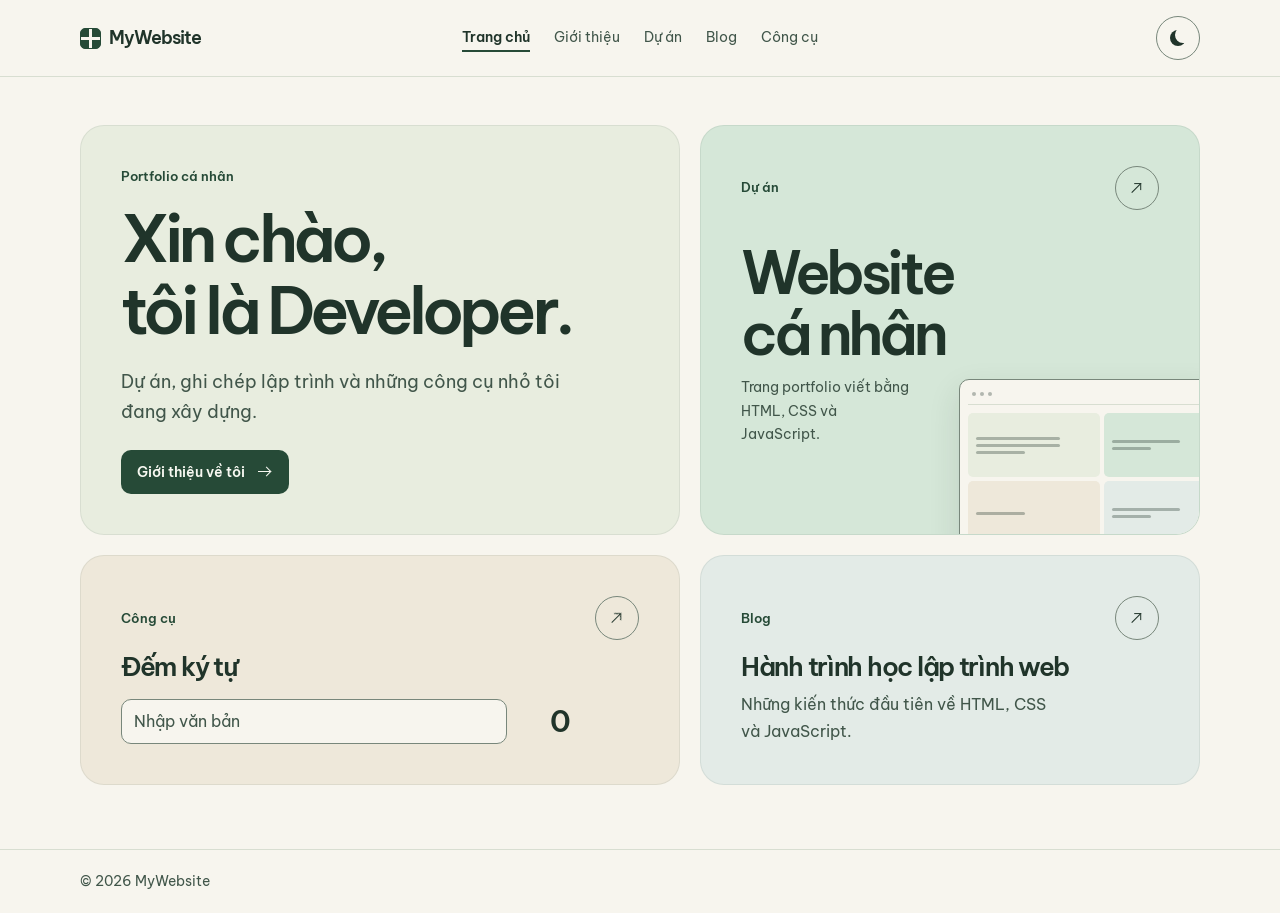
<file: index.html>
<!DOCTYPE html>
<html lang="vi">
<head>
    <meta charset="UTF-8">
    <meta name="viewport" content="width=device-width, initial-scale=1">
    <meta name="description" content="Website cá nhân chia sẻ dự án, kiến thức lập trình và công cụ.">
    <title>Trang chủ | MyWebsite</title>
    <link rel="stylesheet" href="css/style.css">
    <script src="js/main.js"></script>
</head>
<body>
    <a class="skip-link" href="#main">Đến nội dung chính</a>

    <header class="header">
        <nav class="navbar wrap" aria-label="Điều hướng chính">
            <a href="index.html" class="logo">
                <span class="logo-mark" aria-hidden="true"></span>
                MyWebsite
            </a>

            <div class="nav-links">
                <a href="index.html" aria-current="page">Trang chủ</a>
                <a href="pages/about.html">Giới thiệu</a>
                <a href="pages/projects.html">Dự án</a>
                <a href="pages/blog.html">Blog</a>
                <a href="pages/tools.html">Công cụ</a>
            </div>

            <button id="theme-toggle" class="theme-toggle" type="button"
                    aria-label="Chế độ tối" aria-pressed="false" hidden>
                <span class="theme-icon" aria-hidden="true"></span>
            </button>
        </nav>
    </header>

    <main id="main" class="home wrap" tabindex="-1">
        <div class="bento-grid">
            <section class="tile tile--sage home-intro" aria-labelledby="page-title" data-enter>
                <p class="eyebrow">Portfolio cá nhân</p>
                <h1 id="page-title">Xin chào,<br>tôi là Developer.</h1>
                <p class="lead">Dự án, ghi chép lập trình và những công cụ nhỏ tôi đang xây dựng.</p>
                <a href="pages/about.html" class="btn">
                    Giới thiệu về tôi
                    <span class="arrow" aria-hidden="true"></span>
                </a>
            </section>

            <a href="pages/projects.html#website-ca-nhan" class="tile tile--green tile-link featured-project"
               aria-labelledby="project-title">
                <div class="tile-head">
                    <p class="eyebrow">Dự án</p>
                    <span class="link-icon"><span class="arrow arrow--diagonal" aria-hidden="true"></span></span>
                </div>
                <h2 id="project-title">Website<br>cá nhân</h2>
                <p>Trang portfolio viết bằng HTML, CSS và JavaScript.</p>
                <div class="project-preview" aria-hidden="true">
                    <div class="preview-toolbar"><i></i><i></i><i></i></div>
                    <div class="preview-grid">
                        <span class="preview-intro"><i></i><i></i><i></i></span>
                        <span class="preview-project"><i></i><i></i></span>
                        <span class="preview-tool"><i></i></span>
                        <span class="preview-blog"><i></i><i></i></span>
                    </div>
                </div>
            </a>

            <section class="tile tile--sand home-tool counter" aria-labelledby="counter-title">
                <div class="tile-head">
                    <p class="eyebrow">Công cụ</p>
                    <a href="pages/tools.html#dem-ky-tu" class="link-icon" aria-label="Mở công cụ đếm ký tự">
                        <span class="arrow arrow--diagonal" aria-hidden="true"></span>
                    </a>
                </div>
                <h2 id="counter-title"><label for="text-input">Đếm ký tự</label></h2>
                <div class="counter-inline">
                    <input id="text-input" type="text" placeholder="Nhập văn bản" autocomplete="off">
                    <output id="char-count" for="text-input" aria-label="Số ký tự">0</output>
                </div>
                <noscript><p>Bật JavaScript để sử dụng bộ đếm ký tự.</p></noscript>
            </section>

            <a href="pages/blog.html#hanh-trinh-web" class="tile tile--mint tile-link featured-post"
               aria-labelledby="post-title">
                <div class="tile-head">
                    <p class="eyebrow">Blog</p>
                    <span class="link-icon"><span class="arrow arrow--diagonal" aria-hidden="true"></span></span>
                </div>
                <h2 id="post-title">Hành trình học lập trình web</h2>
                <p>Những kiến thức đầu tiên về HTML, CSS và JavaScript.</p>
            </a>
        </div>
    </main>

    <footer class="footer">
        <div class="wrap">
            <p>© <span id="year"></span> MyWebsite</p>
        </div>
    </footer>
</body>
</html>
</file>
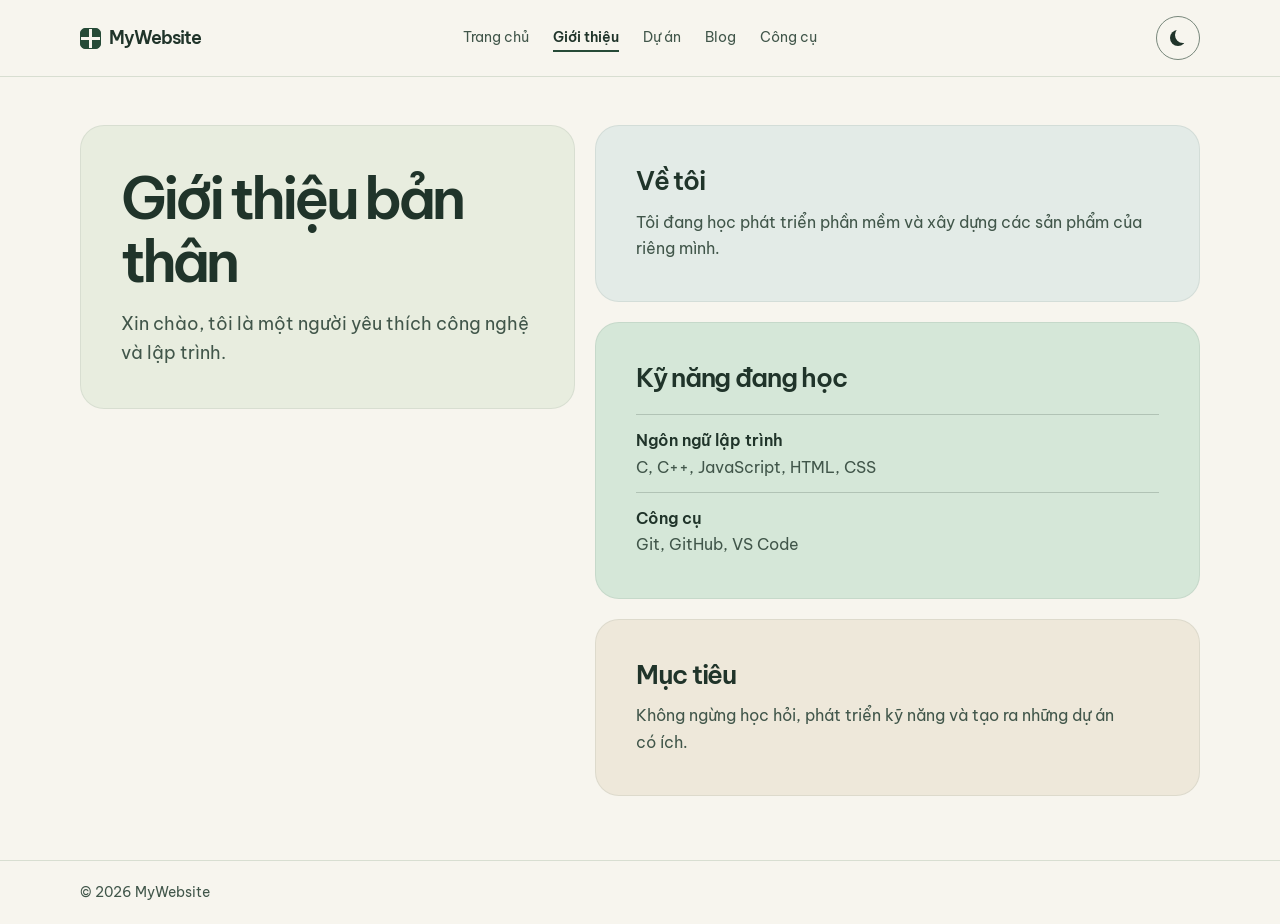
<file: pages/about.html>
<!DOCTYPE html>
<html lang="vi">
<head>
    <meta charset="UTF-8">
    <meta name="viewport" content="width=device-width, initial-scale=1">
    <meta name="description" content="Giới thiệu về tôi, các kỹ năng tôi đang học và mục tiêu của tôi.">
    <title>Giới thiệu | MyWebsite</title>
    <link rel="stylesheet" href="../css/style.css">
    <script src="../js/main.js"></script>
</head>
<body>
    <a class="skip-link" href="#main">Đến nội dung chính</a>

    <header class="header">
        <nav class="navbar wrap" aria-label="Điều hướng chính">
            <a href="../index.html" class="logo">
                <span class="logo-mark" aria-hidden="true"></span>
                MyWebsite
            </a>

            <div class="nav-links">
                <a href="../index.html">Trang chủ</a>
                <a href="about.html" aria-current="page">Giới thiệu</a>
                <a href="projects.html">Dự án</a>
                <a href="blog.html">Blog</a>
                <a href="tools.html">Công cụ</a>
            </div>

            <button id="theme-toggle" class="theme-toggle" type="button"
                    aria-label="Chế độ tối" aria-pressed="false" hidden>
                <span class="theme-icon" aria-hidden="true"></span>
            </button>
        </nav>
    </header>

    <main id="main" class="page wrap" tabindex="-1">
        <section class="page-layout" aria-labelledby="page-title">
            <div class="tile tile--sage page-intro" data-enter>
                <h1 id="page-title">Giới thiệu bản thân</h1>
                <p class="lead">Xin chào, tôi là một người yêu thích công nghệ và lập trình.</p>
            </div>

            <div class="page-details">
                <section class="tile tile--mint page-entry">
                    <h2>Về tôi</h2>
                    <p>Tôi đang học phát triển phần mềm và xây dựng các sản phẩm của riêng mình.</p>
                </section>

                <section class="tile tile--green page-entry">
                    <h2>Kỹ năng đang học</h2>
                    <dl class="skill-list">
                        <div>
                            <dt>Ngôn ngữ lập trình</dt>
                            <dd>C, C++, JavaScript, HTML, CSS</dd>
                        </div>
                        <div>
                            <dt>Công cụ</dt>
                            <dd>Git, GitHub, VS Code</dd>
                        </div>
                    </dl>
                </section>

                <section class="tile tile--sand page-entry">
                    <h2>Mục tiêu</h2>
                    <p>Không ngừng học hỏi, phát triển kỹ năng và tạo ra những dự án có ích.</p>
                </section>
            </div>
        </section>
    </main>

    <footer class="footer">
        <div class="wrap">
            <p>© <span id="year"></span> MyWebsite</p>
        </div>
    </footer>
</body>
</html>
</file>
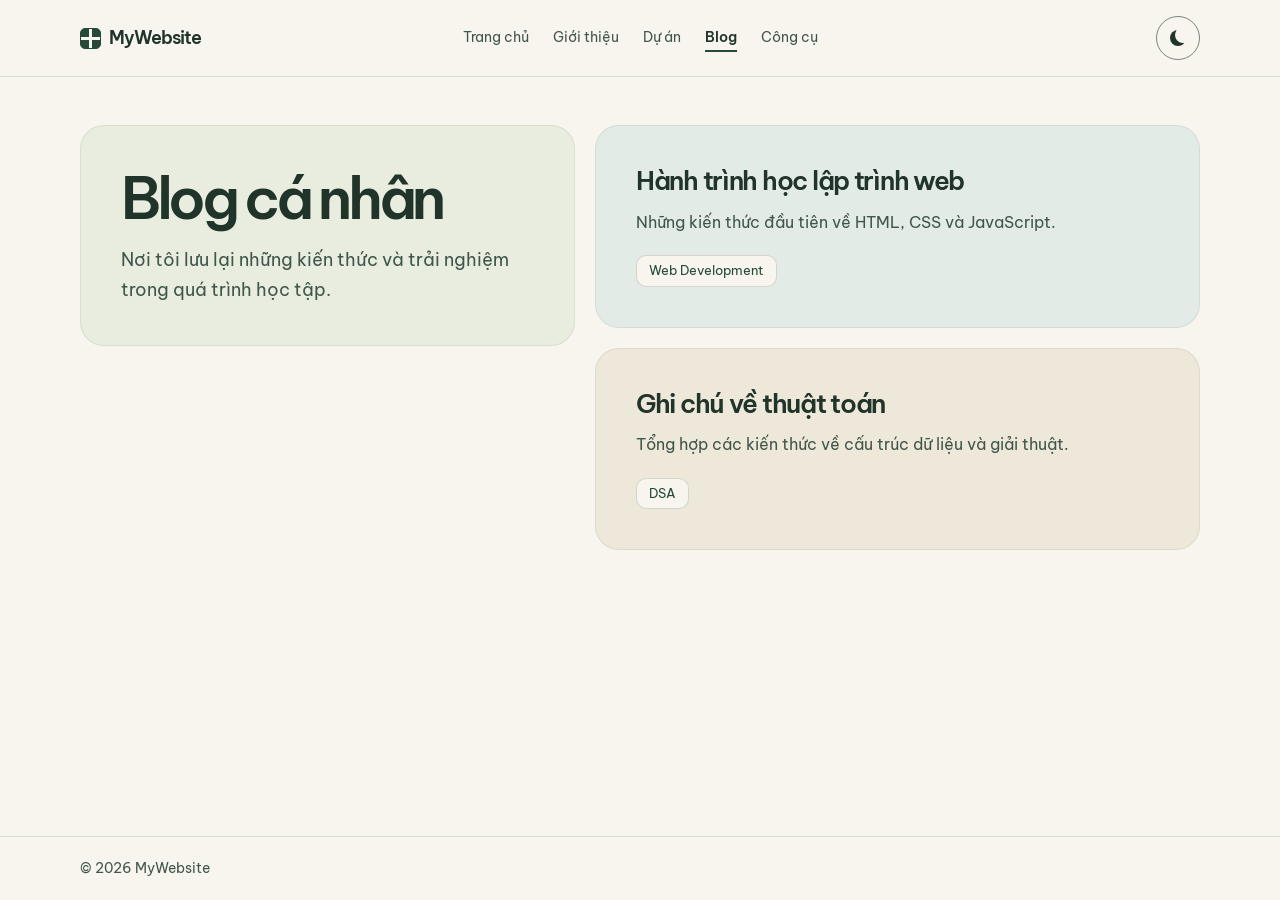
<file: pages/blog.html>
<!DOCTYPE html>
<html lang="vi">
<head>
    <meta charset="UTF-8">
    <meta name="viewport" content="width=device-width, initial-scale=1">
    <meta name="description" content="Ghi chép về lập trình web, cấu trúc dữ liệu và giải thuật.">
    <title>Blog | MyWebsite</title>
    <link rel="stylesheet" href="../css/style.css">
    <script src="../js/main.js"></script>
</head>
<body>
    <a class="skip-link" href="#main">Đến nội dung chính</a>

    <header class="header">
        <nav class="navbar wrap" aria-label="Điều hướng chính">
            <a href="../index.html" class="logo">
                <span class="logo-mark" aria-hidden="true"></span>
                MyWebsite
            </a>

            <div class="nav-links">
                <a href="../index.html">Trang chủ</a>
                <a href="about.html">Giới thiệu</a>
                <a href="projects.html">Dự án</a>
                <a href="blog.html" aria-current="page">Blog</a>
                <a href="tools.html">Công cụ</a>
            </div>

            <button id="theme-toggle" class="theme-toggle" type="button"
                    aria-label="Chế độ tối" aria-pressed="false" hidden>
                <span class="theme-icon" aria-hidden="true"></span>
            </button>
        </nav>
    </header>

    <main id="main" class="page wrap" tabindex="-1">
        <section class="page-layout" aria-labelledby="page-title">
            <div class="tile tile--sage page-intro" data-enter>
                <h1 id="page-title">Blog cá nhân</h1>
                <p class="lead">
                    Nơi tôi lưu lại những kiến thức và trải nghiệm trong quá trình học tập.
                </p>
            </div>

            <div class="page-details">
                <article id="hanh-trinh-web" class="tile tile--mint page-entry">
                    <h2>Hành trình học lập trình web</h2>
                    <p>Những kiến thức đầu tiên về HTML, CSS và JavaScript.</p>
                    <ul class="tag-list" aria-label="Chủ đề" role="list">
                        <li lang="en">Web Development</li>
                    </ul>
                </article>

                <article class="tile tile--sand page-entry">
                    <h2>Ghi chú về thuật toán</h2>
                    <p>Tổng hợp các kiến thức về cấu trúc dữ liệu và giải thuật.</p>
                    <ul class="tag-list" aria-label="Chủ đề" role="list">
                        <li lang="en">DSA</li>
                    </ul>
                </article>
            </div>
        </section>
    </main>

    <footer class="footer">
        <div class="wrap">
            <p>© <span id="year"></span> MyWebsite</p>
        </div>
    </footer>
</body>
</html>
</file>
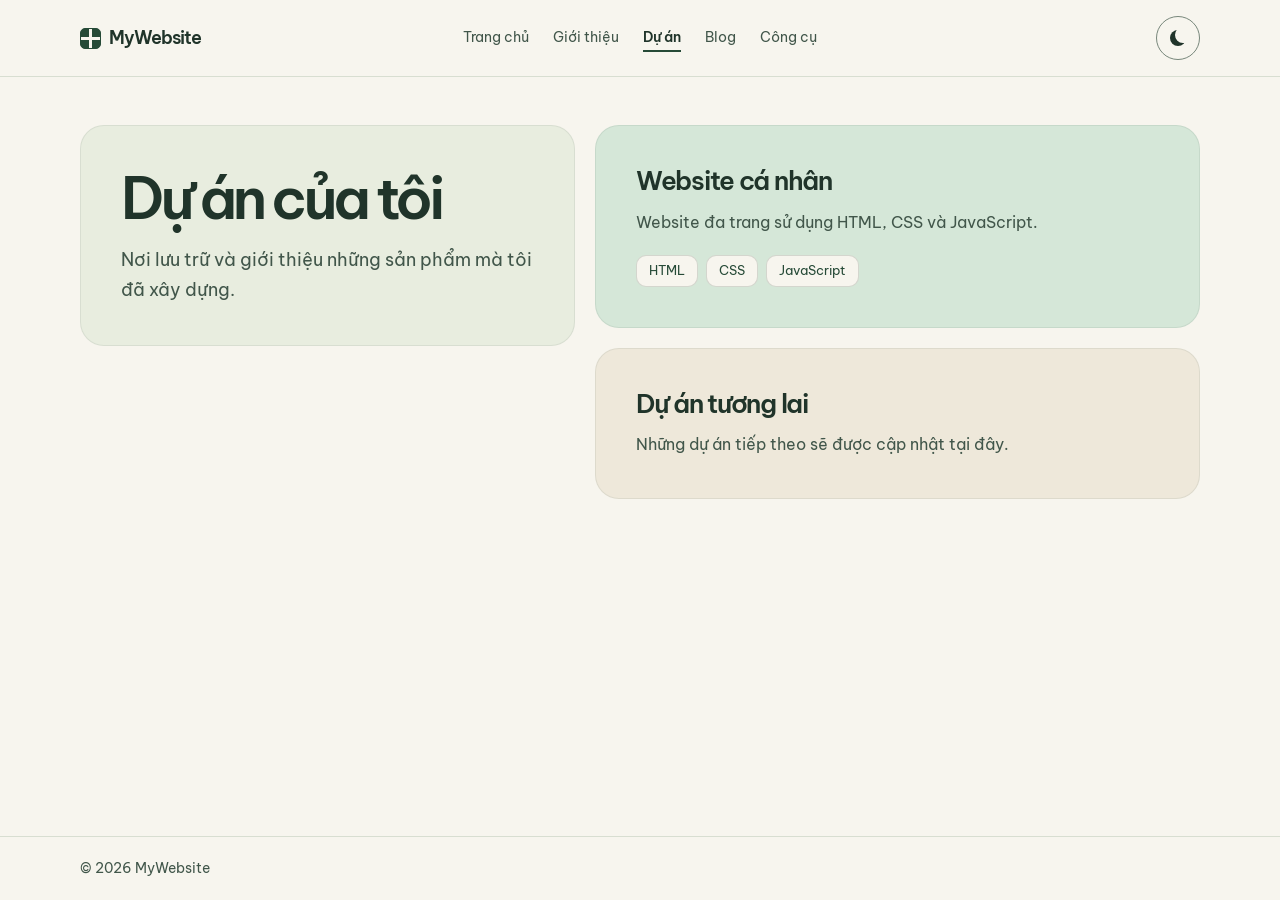
<file: pages/projects.html>
<!DOCTYPE html>
<html lang="vi">
<head>
    <meta charset="UTF-8">
    <meta name="viewport" content="width=device-width, initial-scale=1">
    <meta name="description" content="Những sản phẩm và dự án lập trình tôi đã xây dựng.">
    <title>Dự án | MyWebsite</title>
    <link rel="stylesheet" href="../css/style.css">
    <script src="../js/main.js"></script>
</head>
<body>
    <a class="skip-link" href="#main">Đến nội dung chính</a>

    <header class="header">
        <nav class="navbar wrap" aria-label="Điều hướng chính">
            <a href="../index.html" class="logo">
                <span class="logo-mark" aria-hidden="true"></span>
                MyWebsite
            </a>

            <div class="nav-links">
                <a href="../index.html">Trang chủ</a>
                <a href="about.html">Giới thiệu</a>
                <a href="projects.html" aria-current="page">Dự án</a>
                <a href="blog.html">Blog</a>
                <a href="tools.html">Công cụ</a>
            </div>

            <button id="theme-toggle" class="theme-toggle" type="button"
                    aria-label="Chế độ tối" aria-pressed="false" hidden>
                <span class="theme-icon" aria-hidden="true"></span>
            </button>
        </nav>
    </header>

    <main id="main" class="page wrap" tabindex="-1">
        <section class="page-layout" aria-labelledby="page-title">
            <div class="tile tile--sage page-intro" data-enter>
                <h1 id="page-title">Dự án của tôi</h1>
                <p class="lead">
                    Nơi lưu trữ và giới thiệu những sản phẩm mà tôi đã xây dựng.
                </p>
            </div>

            <div class="page-details">
                <article id="website-ca-nhan" class="tile tile--green page-entry">
                    <h2>Website cá nhân</h2>
                    <p>Website đa trang sử dụng HTML, CSS và JavaScript.</p>
                    <ul class="tag-list" role="list" aria-label="Công nghệ">
                        <li>HTML</li>
                        <li>CSS</li>
                        <li>JavaScript</li>
                    </ul>
                </article>

                <article class="tile tile--sand page-entry">
                    <h2>Dự án tương lai</h2>
                    <p>Những dự án tiếp theo sẽ được cập nhật tại đây.</p>
                </article>
            </div>
        </section>
    </main>

    <footer class="footer">
        <div class="wrap">
            <p>© <span id="year"></span> MyWebsite</p>
        </div>
    </footer>
</body>
</html>
</file>
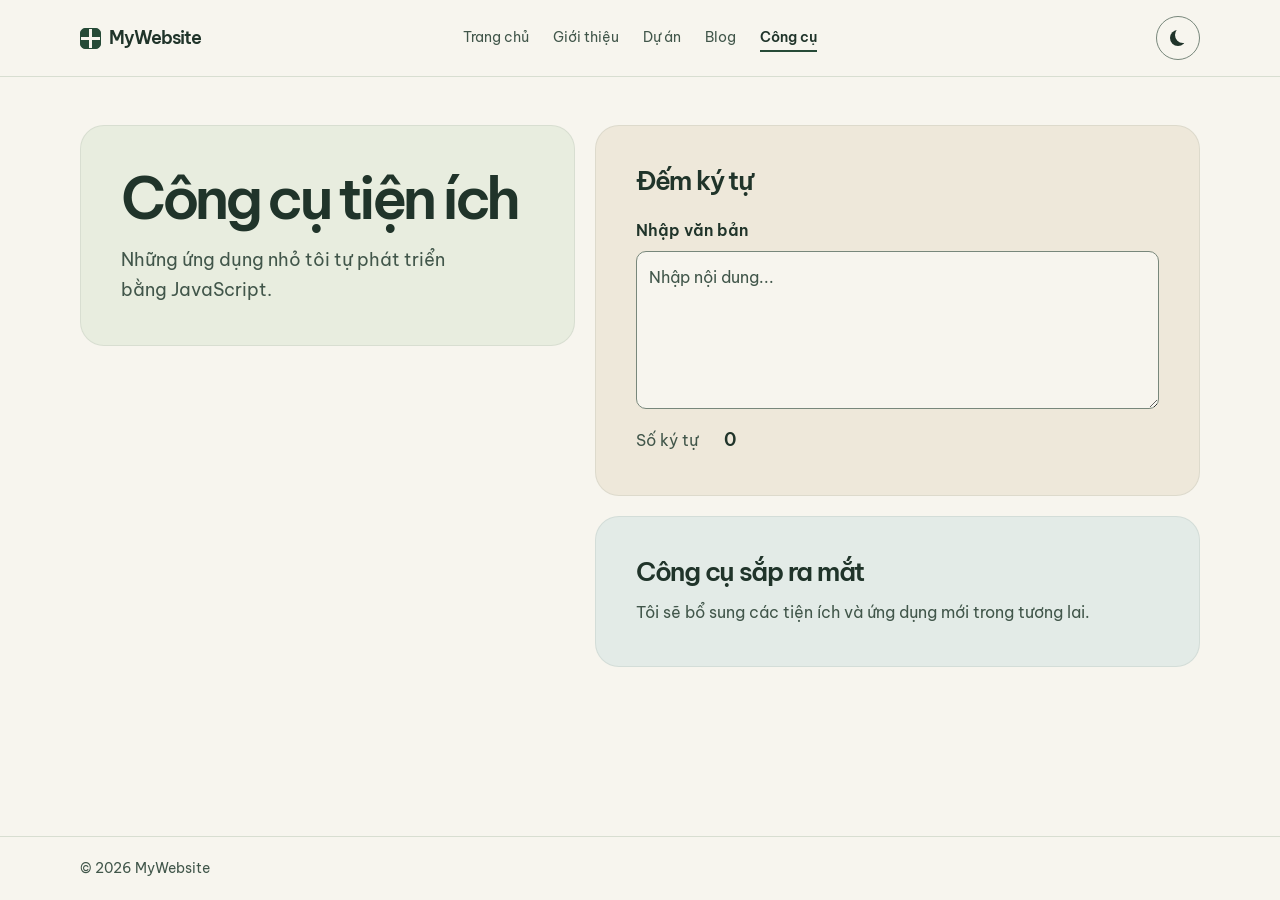
<file: pages/tools.html>
<!DOCTYPE html>
<html lang="vi">
<head>
    <meta charset="UTF-8">
    <meta name="viewport" content="width=device-width, initial-scale=1">
    <meta name="description" content="Các tiện ích JavaScript tôi tự phát triển, gồm công cụ đếm ký tự.">
    <title>Công cụ | MyWebsite</title>
    <link rel="stylesheet" href="../css/style.css">
    <script src="../js/main.js"></script>
</head>
<body>
    <a class="skip-link" href="#main">Đến nội dung chính</a>

    <header class="header">
        <nav class="navbar wrap" aria-label="Điều hướng chính">
            <a href="../index.html" class="logo">
                <span class="logo-mark" aria-hidden="true"></span>
                MyWebsite
            </a>

            <div class="nav-links">
                <a href="../index.html">Trang chủ</a>
                <a href="about.html">Giới thiệu</a>
                <a href="projects.html">Dự án</a>
                <a href="blog.html">Blog</a>
                <a href="tools.html" aria-current="page">Công cụ</a>
            </div>

            <button id="theme-toggle" class="theme-toggle" type="button"
                    aria-label="Chế độ tối" aria-pressed="false" hidden>
                <span class="theme-icon" aria-hidden="true"></span>
            </button>
        </nav>
    </header>

    <main id="main" class="page wrap" tabindex="-1">
        <section class="page-layout" aria-labelledby="page-title">
            <div class="tile tile--sage page-intro" data-enter>
                <h1 id="page-title">Công cụ tiện ích</h1>
                <p class="lead">Những ứng dụng nhỏ tôi tự phát triển bằng JavaScript.</p>
            </div>

            <div class="page-details">
                <article id="dem-ky-tu" class="tile tile--sand page-entry counter">
                    <h2>Đếm ký tự</h2>
                    <label for="text-input">Nhập văn bản</label>
                    <textarea id="text-input" rows="5" placeholder="Nhập nội dung..."></textarea>
                    <p class="counter-status">
                        <span id="count-label">Số ký tự</span>
                        <output id="char-count" for="text-input" aria-labelledby="count-label">0</output>
                    </p>
                    <noscript><p>Bật JavaScript để sử dụng bộ đếm ký tự.</p></noscript>
                </article>

                <article class="tile tile--mint page-entry">
                    <h2>Công cụ sắp ra mắt</h2>
                    <p>Tôi sẽ bổ sung các tiện ích và ứng dụng mới trong tương lai.</p>
                </article>
            </div>
        </section>
    </main>

    <footer class="footer">
        <div class="wrap">
            <p>© <span id="year"></span> MyWebsite</p>
        </div>
    </footer>
</body>
</html>
</file>
<file: css/style.css>
@import url("./fonts.css");
@import url("./tokens.css");
@import url("./base.css");

.header {
    border-block-end: 1px solid var(--color-rule);
}

.navbar {
    display: grid;
    grid-template-columns: 1fr auto 1fr;
    align-items: center;
    gap: var(--space-6);
    min-block-size: 76px;
}

.logo {
    display: inline-flex;
    justify-self: start;
    align-items: center;
    gap: var(--space-2);
    min-block-size: var(--target);
    font-size: 1.125rem;
    font-weight: 600;
    letter-spacing: -0.055em;
    text-decoration: none;
    white-space: nowrap;
}

.logo-mark {
    flex: none;
    inline-size: 21px;
    block-size: 21px;
    border: 1px solid var(--color-action);
    border-radius: 5px;
    background: linear-gradient(90deg, transparent 41%, var(--color-paper) 41% 58%, transparent 58%),
                linear-gradient(transparent 41%, var(--color-paper) 41% 58%, transparent 58%),
                var(--color-action);
}

.nav-links {
    display: flex;
    align-items: center;
    flex-wrap: wrap;
    gap: 0 clamp(var(--space-3), 2.2vw, var(--space-6));
}

.nav-links a {
    position: relative;
    display: inline-flex;
    align-items: center;
    min-block-size: var(--target);
    color: var(--color-muted);
    font-size: var(--text-small);
    text-decoration: none;
}

.nav-links a::after {
    position: absolute;
    inset: auto 0 var(--space-2);
    border-block-end: 2px solid var(--color-action);
    content: "";
    transform: scaleX(0);
    transform-origin: left;
    transition: transform var(--duration) var(--ease-out);
}

.nav-links a[aria-current="page"] {
    color: var(--color-ink);
    font-weight: 600;
}

.nav-links a:is([aria-current="page"], :focus-visible)::after {
    transform: scaleX(1);
}

.theme-toggle,
.link-icon {
    display: inline-grid;
    place-items: center;
    flex: none;
    inline-size: var(--target);
    block-size: var(--target);
    padding: 0;
    border: 1px solid var(--color-control);
    border-radius: 50%;
    background: transparent;
    color: var(--color-ink);
}

.theme-toggle {
    justify-self: end;
    cursor: pointer;
}

.theme-icon {
    inline-size: 16px;
    block-size: 16px;
    border-radius: 50%;
    box-shadow: inset 5px -3px 0 0 currentColor;
}

[aria-pressed="true"] .theme-icon {
    inline-size: 10px;
    block-size: 10px;
    background: currentColor;
    box-shadow: 0 -8px 0 -4px currentColor, 0 8px 0 -4px currentColor,
                8px 0 0 -4px currentColor, -8px 0 0 -4px currentColor,
                6px 6px 0 -4px currentColor, -6px -6px 0 -4px currentColor,
                6px -6px 0 -4px currentColor, -6px 6px 0 -4px currentColor;
}

.home,
.page {
    --grid-gap: clamp(var(--space-3), 1.6vw, var(--space-5));
    padding-block: clamp(var(--space-5), 4vw, var(--space-12)) clamp(var(--space-8), 5vw, var(--space-16));
}

.bento-grid,
.page-layout {
    display: grid;
    grid-template-columns: minmax(0, 1.2fr) minmax(0, 1fr);
    gap: var(--grid-gap);
}

.tile {
    min-inline-size: 0;
    padding: clamp(var(--space-5), 3.3vw, var(--space-10));
    border: 1px solid color-mix(in srgb, var(--color-ink) 8%, transparent);
    border-radius: var(--radius-panel);
    background: var(--tile-fill);
    scroll-margin-block-start: var(--space-4);
}

.tile--sage { --tile-fill: var(--color-sage); }
.tile--green { --tile-fill: var(--color-green); }
.tile--sand { --tile-fill: var(--color-sand); }
.tile--mint { --tile-fill: var(--color-mint); }

.tile:target {
    border-color: var(--color-action);
}

.tile-link {
    display: block;
    text-decoration: none;
    transition: transform var(--duration) var(--ease-out), border-color var(--duration) var(--ease-out);
}

.tile-head {
    display: flex;
    justify-content: space-between;
    align-items: center;
    gap: var(--space-3);
}

.eyebrow {
    color: var(--color-action);
    font-size: var(--text-caption);
    font-weight: 600;
}

.home-intro {
    display: flex;
    flex-direction: column;
    align-items: flex-start;
    justify-content: center;
    min-block-size: clamp(320px, 32vw, 430px);
}

.home-intro h1,
.page-intro h1 {
    font-size: var(--text-hero);
    line-height: 1.1;
    letter-spacing: -0.075em;
    text-wrap: wrap;
}

.home-intro h1 {
    margin-block: var(--space-4) var(--space-5);
}

.lead {
    max-inline-size: 38ch;
    color: var(--color-muted);
    font-size: clamp(1rem, 1.6vw, 1.125rem);
}

.btn {
    display: inline-flex;
    align-items: center;
    justify-content: center;
    gap: var(--space-3);
    min-block-size: var(--target);
    margin-block-start: var(--space-6);
    padding: var(--space-2) var(--space-4);
    border-radius: var(--radius-control);
    background: var(--color-action);
    color: var(--color-on-action);
    font-size: var(--text-small);
    font-weight: 600;
    text-decoration: none;
}

.btn,
.theme-toggle,
.link-icon,
.arrow {
    transition: transform var(--duration) var(--ease-out), background-color var(--duration) var(--ease-out);
}

.arrow {
    position: relative;
    display: inline-block;
    flex: none;
    inline-size: 16px;
    block-size: 16px;
}

.arrow::before,
.arrow::after {
    position: absolute;
    content: "";
}

.arrow::before {
    inset: 7px 3px auto 1px;
    border-block-start: 1.5px solid currentColor;
}

.arrow::after {
    inset: 4px 3px auto auto;
    inline-size: 7px;
    block-size: 7px;
    border-block-start: 1.5px solid currentColor;
    border-inline-end: 1.5px solid currentColor;
    transform: rotate(45deg);
}

.arrow--diagonal {
    rotate: -45deg;
}

.featured-project {
    position: relative;
    isolation: isolate;
    overflow: hidden;
}

.featured-project .tile-head .link-icon {
    position: relative;
    z-index: 1;
}

.featured-project h2 {
    margin-block: clamp(var(--space-3), 3vw, var(--space-8)) var(--space-3);
    font-size: clamp(2.25rem, 4.6vw, 4rem);
    line-height: 1.04;
    letter-spacing: -0.075em;
    text-wrap: wrap;
}

.featured-project > p {
    max-inline-size: 19ch;
    color: var(--color-muted);
    font-size: var(--text-small);
}

/* A small rendering of this portfolio's layout inside its project tile. */
.project-preview {
    --preview-line: color-mix(in srgb, var(--color-ink) 32%, transparent);
    position: absolute;
    z-index: -1;
    inset-inline-end: calc(-1 * var(--space-6));
    inset-block-end: calc(-1 * var(--space-5));
    inline-size: 53%;
    padding: var(--space-2);
    border: 1px solid var(--color-control);
    border-radius: var(--radius-control);
    background: var(--color-paper);
    box-shadow: 0 12px 32px color-mix(in srgb, var(--color-ink) 12%, transparent);
    transition: transform var(--duration) var(--ease-out);
}

.preview-toolbar {
    display: flex;
    gap: 4px;
    padding: var(--space-1) var(--space-1) var(--space-2);
    border-block-end: 1px solid var(--color-rule);
}

.preview-toolbar i {
    inline-size: 4px;
    block-size: 4px;
    border-radius: 50%;
    background: var(--preview-line);
}

.preview-grid {
    display: grid;
    grid-template-columns: 1.2fr 1fr;
    gap: var(--space-1);
    padding-block-start: var(--space-2);
}

.preview-grid > span {
    display: flex;
    flex-direction: column;
    justify-content: center;
    gap: var(--space-1);
    min-block-size: clamp(32px, 5vw, 66px);
    padding: var(--space-2);
    border-radius: 5px;
}

.preview-grid i {
    display: block;
    inline-size: 72%;
    block-size: 3px;
    border-radius: 2px;
    background: var(--preview-line);
}

.preview-grid i:last-child { inline-size: 42%; }
.preview-intro { background: var(--color-sage); }
.preview-project { background: var(--color-green); }
.preview-tool { background: var(--color-sand); }
.preview-blog { background: var(--color-mint); }

.home-tool h2,
.featured-post h2,
.page-entry h2 {
    font-size: var(--text-title);
    line-height: 1.2;
    letter-spacing: -0.05em;
}

.home-tool h2,
.featured-post h2 {
    margin-block: var(--space-3) var(--space-2);
}

.featured-post h2 {
    max-inline-size: 20ch;
    text-wrap: wrap;
}

.featured-post > p,
.page-entry p {
    max-inline-size: 55ch;
    color: var(--color-muted);
}

.counter-inline {
    display: grid;
    grid-template-columns: minmax(0, 1fr) auto;
    align-items: center;
    gap: var(--space-3);
    max-inline-size: 450px;
    margin-block-start: var(--space-4);
}

.counter :is(input, textarea) {
    display: block;
    inline-size: 100%;
    min-inline-size: 0;
    min-block-size: var(--target);
    padding: var(--space-2) var(--space-3);
    border: 1px solid var(--color-control);
    border-radius: var(--radius-control);
    background: var(--color-paper);
    color: var(--color-ink);
}

.counter :is(input, textarea)::placeholder {
    color: var(--color-muted);
    opacity: 1;
}

.counter output {
    min-inline-size: 2.5ch;
    color: var(--color-ink);
    font-size: 1.125rem;
    font-weight: 600;
    font-variant-numeric: tabular-nums;
    text-align: end;
}

.counter-inline output {
    font-size: clamp(1.375rem, 2.5vw, 1.875rem);
    line-height: 1;
}

.counter noscript p {
    margin-block-start: var(--space-3);
    color: var(--color-muted);
    font-size: var(--text-small);
}

.page-layout {
    grid-template-columns: minmax(0, 0.9fr) minmax(0, 1.1fr);
    align-items: start;
}

.page-intro h1 {
    margin-block-end: var(--space-4);
    font-size: var(--text-page);
}

.page-details {
    display: grid;
    gap: var(--grid-gap);
    min-inline-size: 0;
}

.page-entry h2 {
    margin-block-end: var(--space-3);
}

.skill-list {
    display: grid;
    gap: var(--space-3);
    margin: var(--space-5) 0 0;
}

.skill-list > div {
    padding-block-start: var(--space-3);
    border-block-start: 1px solid color-mix(in srgb, var(--color-ink) 20%, transparent);
}

.skill-list dt { font-weight: 600; }
.skill-list dd { margin: 0; color: var(--color-muted); }

.tag-list {
    display: flex;
    flex-wrap: wrap;
    gap: var(--space-2);
    margin: var(--space-5) 0 0;
    padding: 0;
    list-style: none;
}

.tag-list li {
    padding: var(--space-1) var(--space-3);
    border: 1px solid color-mix(in srgb, var(--color-ink) 16%, transparent);
    border-radius: var(--radius-control);
    background: var(--color-paper);
    color: var(--color-action);
    font-size: var(--text-caption);
}

.page-entry.counter label {
    display: block;
    margin-block: var(--space-5) var(--space-2);
    font-weight: 600;
}

.counter textarea {
    min-block-size: 152px;
    padding: var(--space-3);
    resize: vertical;
}

.counter .counter-status {
    display: flex;
    align-items: baseline;
    gap: var(--space-2);
    margin-block-start: var(--space-4);
}

.footer {
    border-block-start: 1px solid var(--color-rule);
    color: var(--color-muted);
    font-size: var(--text-small);
}

.footer .wrap {
    padding-block: var(--space-5);
}

@media (hover: hover) and (pointer: fine) {
    .nav-links a:hover {
        color: var(--color-action);
    }

    .nav-links a:hover::after {
        transform: scaleX(1);
    }

    .btn:hover {
        background: var(--color-action-hover);
        transform: translateY(-1px);
    }

    .tile-link:hover {
        border-color: var(--color-control);
        transform: translateY(-2px);
    }

    .featured-project:hover .project-preview {
        transform: translate(-3px, -3px);
    }

    .tile-link:hover .link-icon,
    a.link-icon:hover,
    .theme-toggle:hover {
        background: var(--color-hover);
    }

    .tile-link:hover .arrow--diagonal,
    a.link-icon:hover .arrow--diagonal,
    .btn:hover .arrow {
        transform: translateX(3px);
    }
}

.btn:active,
.theme-toggle:active,
a.link-icon:active {
    transform: translateY(1px);
}

@media (max-width: 46rem) {
    .navbar {
        grid-template-columns: 1fr auto;
        gap: 0 var(--space-3);
        padding-block-start: var(--space-2);
    }

    .nav-links {
        grid-area: 2 / 1 / 3 / -1;
        justify-content: start;
        column-gap: clamp(9px, 3vw, 20px);
    }

    .theme-toggle {
        grid-area: 1 / 2;
    }

    .bento-grid,
    .page-layout {
        grid-template-columns: minmax(0, 1fr);
    }

    .home-intro {
        min-block-size: 290px;
    }

    .home-intro h1 {
        font-size: clamp(2.125rem, 8.4vw, 3.5rem);
    }

    .featured-project {
        min-block-size: 228px;
    }

    .project-preview {
        inline-size: min(46%, 235px);
    }
}

@media (max-width: 23rem) {
    .nav-links a {
        font-size: 0.75rem;
    }
}

@media (prefers-reduced-motion: no-preference) {
    [data-enter] {
        animation: enter 420ms var(--ease-out) both;
    }
}

@keyframes enter {
    from { opacity: 0.7; translate: 0 6px; }
    to { opacity: 1; translate: 0 0; }
}

@media (prefers-reduced-motion: reduce) {
    *, *::before, *::after {
        transition-duration: 0s !important;
    }

    .btn:is(:hover, :active),
    .theme-toggle:active,
    a.link-icon:active,
    .tile-link:hover,
    .featured-project:hover .project-preview,
    .tile-link:hover .arrow--diagonal,
    a.link-icon:hover .arrow--diagonal,
    .btn:hover .arrow {
        transform: none;
    }
}
</file>
